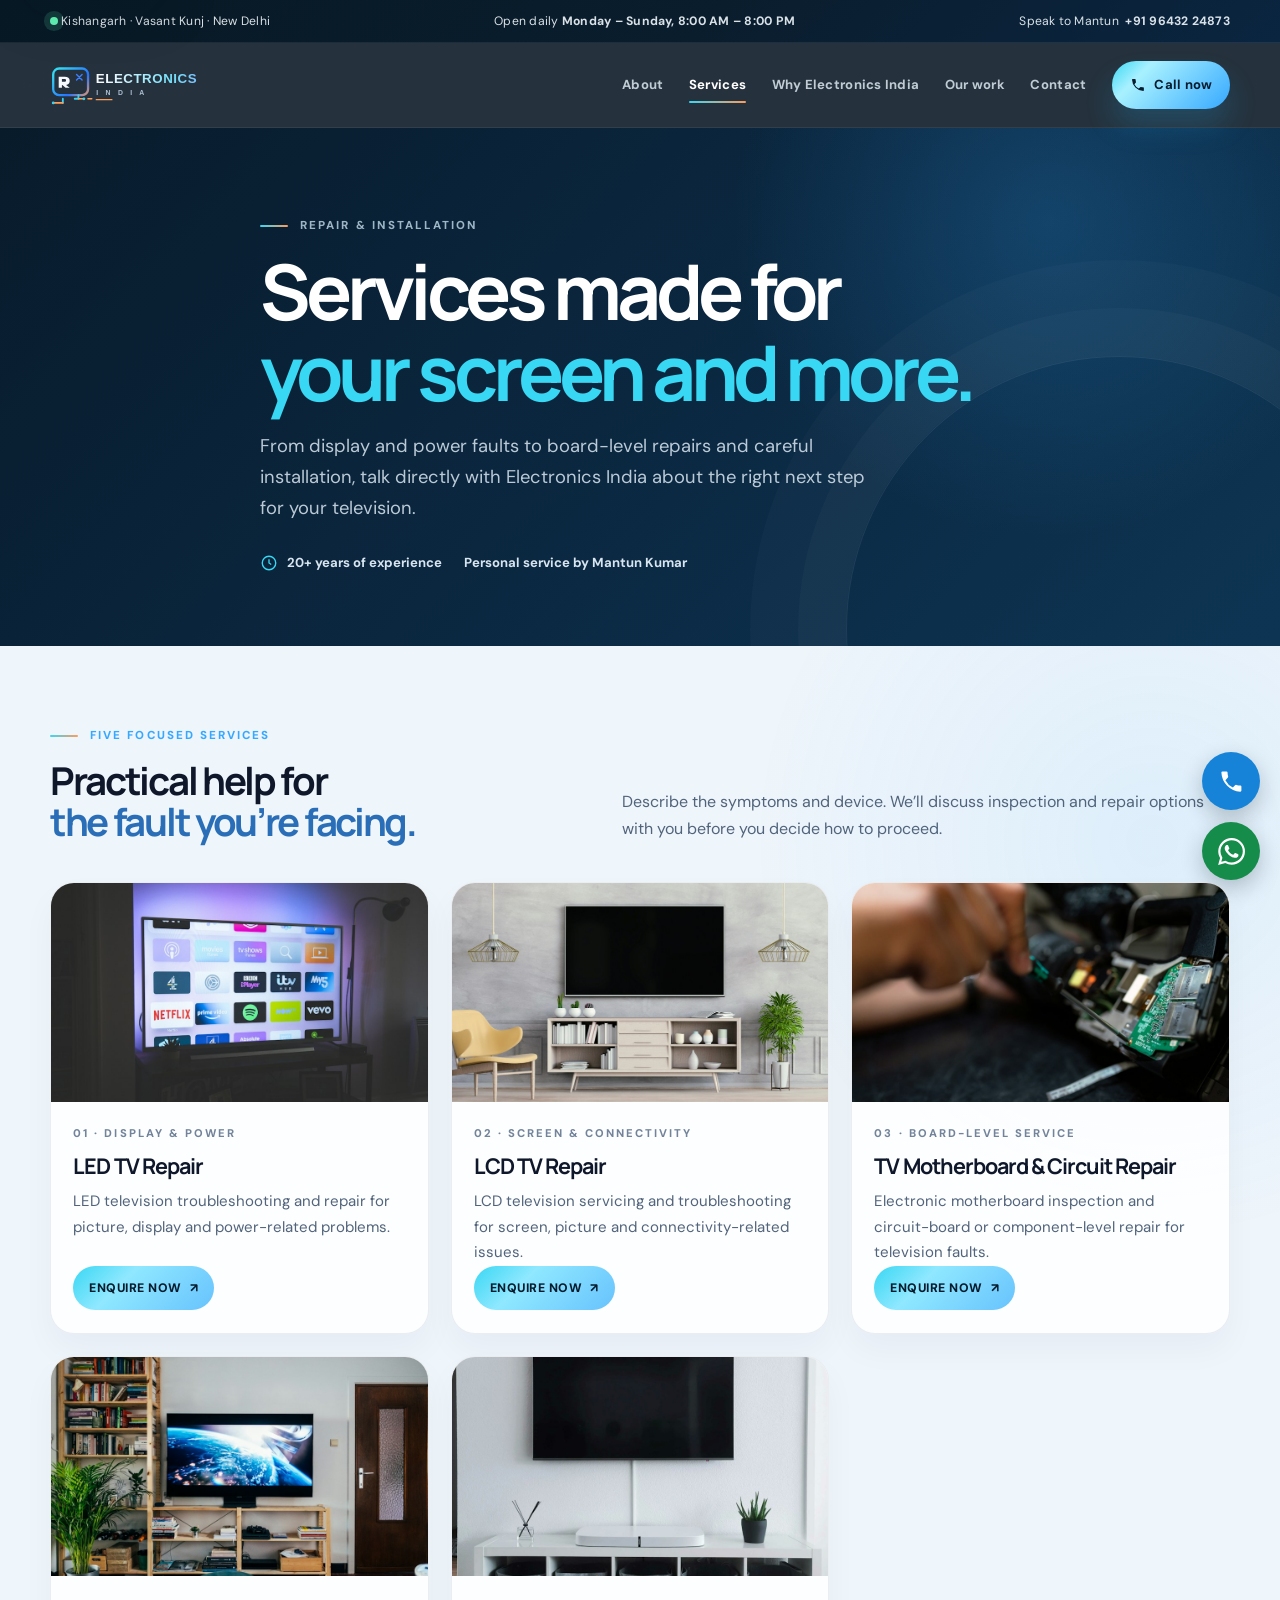
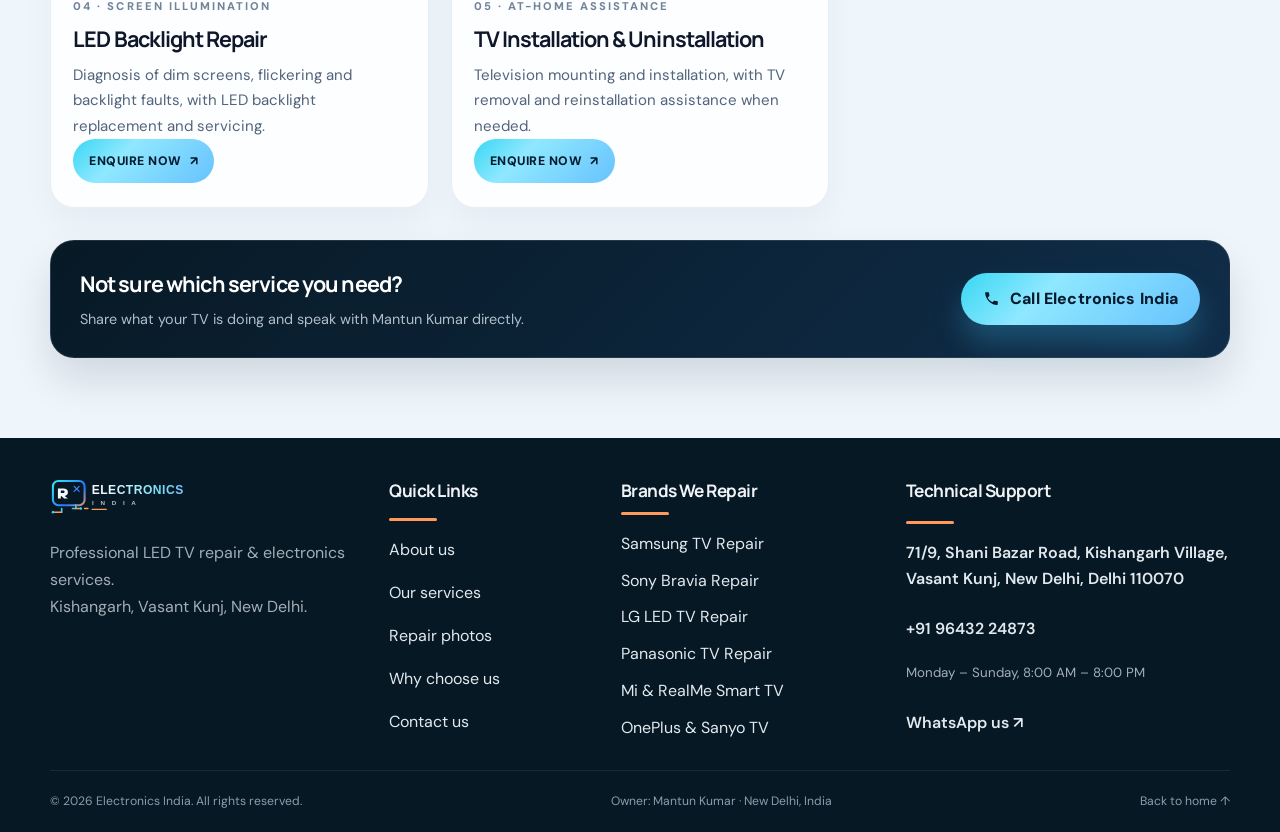
<file: services.html>
<!doctype html>
<html lang="en-IN">
<head>
  <meta charset="utf-8">
  <meta name="viewport" content="width=device-width, initial-scale=1">
  <meta name="theme-color" content="#07172c">
  <meta name="description" content="Explore LED and LCD TV repair, motherboard and circuit repair, backlight servicing, and TV installation from Electronics India in Kishangarh, Vasant Kunj, New Delhi.">
  <meta name="robots" content="index, follow">
  <meta property="og:type" content="website">
  <meta property="og:title" content="TV Repair Services | Electronics India, Vasant Kunj">
  <meta property="og:description" content="Professional LED and LCD TV repair, board repair, backlight servicing and TV installation. Call Electronics India at +91 96432 24873.">
  <meta property="og:image" content="images/service-led-tv.jpg">
  <link rel="canonical" href="https://electronics-india.example/services.html">
  <link rel="icon" href="images/favicon.svg" type="image/svg+xml">
  <link rel="preconnect" href="https://fonts.googleapis.com">
  <link rel="preconnect" href="https://fonts.gstatic.com" crossorigin>
  <link href="https://fonts.googleapis.com/css2?family=DM+Sans:wght@400;500;600;700&family=Manrope:wght@400;500;600;700;800&display=swap" rel="stylesheet">
  <link rel="stylesheet" href="css/style.css">
  <title>TV Repair Services | Electronics India, Vasant Kunj</title>
  <script src="js/script.js" defer></script>
</head>
<body>
  <a class="skip-link" href="#main">Skip to content</a>
  <div class="topline" id="page-top">
    <div class="container topline__inner">
      <span><i class="status-dot" aria-hidden="true"></i> Kishangarh · Vasant Kunj · New Delhi</span>
      <span>Open daily <b>Monday – Sunday, 8:00 AM – 8:00 PM</b></span>
      <a href="tel:+919643224873" aria-label="Call Electronics India at +91 96432 24873">Speak to Mantun <b>+91 96432 24873</b></a>
    </div>
  </div>
  <header class="header" id="top">
    <div class="container header__inner">
      <a class="brand" href="index.html#top" aria-label="Electronics India home">
        <img src="images/logo.svg" width="224" height="48" alt="Electronics India">
      </a>
      <button class="menu-button" type="button" aria-expanded="false" aria-controls="primary-nav" aria-label="Open menu">
        <span></span><span></span>
      </button>
      <nav class="nav" id="primary-nav" aria-label="Main navigation">
        <a href="index.html#about">About</a>
        <a href="services.html" aria-current="page">Services</a>
        <a href="index.html#why-us">Why Electronics India</a>
        <a href="index.html#gallery">Our work</a>
        <a href="index.html#contact">Contact</a>
        <a class="nav__call" href="tel:+919643224873"><svg viewBox="0 0 24 24" aria-hidden="true"><path d="M6.6 10.8a15 15 0 0 0 6.6 6.6l2.2-2.2a1 1 0 0 1 1-.2 11 11 0 0 0 3.4.5 1 1 0 0 1 1 1V20a1 1 0 0 1-1 1A17.8 17.8 0 0 1 3 4a1 1 0 0 1 1-1h3.5a1 1 0 0 1 1 1 11 11 0 0 0 .5 3.4 1 1 0 0 1-.2 1z"/></svg> Call now</a>
      </nav>
    </div>
  </header>

  <main id="main">
    <section class="services-page__hero" aria-labelledby="services-title">
      <div class="container services-page__hero-inner">
        <p class="eyebrow eyebrow--light"><span></span> Repair &amp; installation</p>
        <h1 id="services-title">Services made for<br><span>your screen and more.</span></h1>
        <p class="services-page__hero-copy">From display and power faults to board-level repairs and careful installation, talk directly with Electronics India about the right next step for your television.</p>
        <div class="services-page__hero-meta">
          <span><svg viewBox="0 0 24 24" aria-hidden="true"><circle cx="12" cy="12" r="9"/><path d="M12 7v5l3 2"/></svg>20+ years of experience</span>
          <span>Personal service by Mantun Kumar</span>
        </div>
      </div>
    </section>

    <section class="services-page" aria-label="Electronics India services">
      <div class="container services-page__content">
        <div class="section-heading reveal">
          <div><p class="eyebrow"><span></span> Five focused services</p><h2>Practical help for<br><span>the fault you’re facing.</span></h2></div>
          <p class="section-copy">Describe the symptoms and device. We’ll discuss inspection and repair options with you before you decide how to proceed.</p>
        </div>
        <div class="service-grid service-detail-grid">
          <article class="service-card service-detail-card reveal" id="led-tv-repair">
            <div class="service-detail-card__image"><img src="images/service-led-tv.jpg" alt="LED television in a home setting" width="900" height="620" loading="lazy"></div>
            <div class="service-detail-card__content">
              <span class="service-card__number">01 · DISPLAY &amp; POWER</span>
              <h2>LED TV Repair</h2>
              <p>LED television troubleshooting and repair for picture, display and power-related problems.</p>
              <a href="https://wa.me/919643224873?text=Hello%20Electronics%20India%2C%20I%20would%20like%20to%20enquire%20about%20LED%20TV%20Repair." target="_blank" rel="noopener noreferrer" aria-label="Enquire now about LED TV Repair">Enquire Now <span aria-hidden="true">↗</span></a>
            </div>
          </article>
          <article class="service-card service-detail-card reveal" id="lcd-tv-repair">
            <div class="service-detail-card__image"><img src="images/service-lcd-tv.jpg" alt="Modern flat-screen television mounted in a living room" width="900" height="620" loading="lazy"></div>
            <div class="service-detail-card__content">
              <span class="service-card__number">02 · SCREEN &amp; CONNECTIVITY</span>
              <h2>LCD TV Repair</h2>
              <p>LCD television servicing and troubleshooting for screen, picture and connectivity-related issues.</p>
              <a href="https://wa.me/919643224873?text=Hello%20Electronics%20India%2C%20I%20would%20like%20to%20enquire%20about%20LCD%20TV%20Repair." target="_blank" rel="noopener noreferrer" aria-label="Enquire now about LCD TV Repair">Enquire Now <span aria-hidden="true">↗</span></a>
            </div>
          </article>
          <article class="service-card service-detail-card reveal" id="motherboard-repair">
            <div class="service-detail-card__image"><img src="images/service-motherboard.jpg" alt="Technician using a tool to inspect and repair an electronic circuit board" width="900" height="620" loading="lazy"></div>
            <div class="service-detail-card__content">
              <span class="service-card__number">03 · BOARD-LEVEL SERVICE</span>
              <h2>TV Motherboard &amp; Circuit Repair</h2>
              <p>Electronic motherboard inspection and circuit-board or component-level repair for television faults.</p>
              <a href="https://wa.me/919643224873?text=Hello%20Electronics%20India%2C%20I%20would%20like%20to%20enquire%20about%20TV%20Motherboard%20%26%20Circuit%20Repair." target="_blank" rel="noopener noreferrer" aria-label="Enquire now about TV Motherboard and Circuit Repair">Enquire Now <span aria-hidden="true">↗</span></a>
            </div>
          </article>
          <article class="service-card service-detail-card reveal" id="backlight-repair">
            <div class="service-detail-card__image"><img src="images/service-backlight.jpg" alt="Television screen showing a bright image in a dim room" width="900" height="620" loading="lazy"></div>
            <div class="service-detail-card__content">
              <span class="service-card__number">04 · SCREEN ILLUMINATION</span>
              <h2>LED Backlight Repair</h2>
              <p>Diagnosis of dim screens, flickering and backlight faults, with LED backlight replacement and servicing.</p>
              <a href="https://wa.me/919643224873?text=Hello%20Electronics%20India%2C%20I%20would%20like%20to%20enquire%20about%20LED%20Backlight%20Repair." target="_blank" rel="noopener noreferrer" aria-label="Enquire now about LED Backlight Repair">Enquire Now <span aria-hidden="true">↗</span></a>
            </div>
          </article>
          <article class="service-card service-detail-card reveal" id="installation">
            <div class="service-detail-card__image"><img src="images/service-installation.jpg" alt="Flat-screen television mounted neatly on a wall" width="900" height="620" loading="lazy"></div>
            <div class="service-detail-card__content">
              <span class="service-card__number">05 · AT-HOME ASSISTANCE</span>
              <h2>TV Installation &amp; Uninstallation</h2>
              <p>Television mounting and installation, with TV removal and reinstallation assistance when needed.</p>
              <a href="https://wa.me/919643224873?text=Hello%20Electronics%20India%2C%20I%20would%20like%20to%20enquire%20about%20TV%20Installation%20%26%20Uninstallation." target="_blank" rel="noopener noreferrer" aria-label="Enquire now about TV Installation and Uninstallation">Enquire Now <span aria-hidden="true">↗</span></a>
            </div>
          </article>
        </div>
        <aside class="services-page__contact reveal">
          <div><h2>Not sure which service you need?</h2><p>Share what your TV is doing and speak with Mantun Kumar directly.</p></div>
          <a class="button button--accent" href="tel:+919643224873"><svg viewBox="0 0 24 24" aria-hidden="true"><path d="M6.6 10.8a15 15 0 0 0 6.6 6.6l2.2-2.2a1 1 0 0 1 1-.2 11 11 0 0 0 3.4.5 1 1 0 0 1 1 1V20a1 1 0 0 1-1 1A17.8 17.8 0 0 1 3 4a1 1 0 0 1 1-1h3.5a1 1 0 0 1 1 1 11 11 0 0 0 .5 3.4 1 1 0 0 1-.2 1z"/></svg> Call Electronics India</a>
        </aside>
      </div>
    </section>
  </main>

  <footer class="footer">
    <div class="container footer__main">
      <div class="footer__brand"><a class="brand brand--footer" href="index.html#top" aria-label="Electronics India home"><img src="images/logo.svg" width="224" height="48" alt="Electronics India"></a><p>Professional LED TV repair &amp; electronics services.<br>Kishangarh, Vasant Kunj, New Delhi.</p></div>
      <nav class="footer__links" aria-label="Quick links"><span>Quick Links</span><a href="index.html#about">About us</a><a href="index.html#services">Our services</a><a href="index.html#gallery">Repair photos</a><a href="index.html#why-us">Why choose us</a><a href="index.html#contact">Contact us</a></nav>
      <nav class="footer__links footer__services" aria-label="Brands we repair"><span>Brands We Repair</span><a href="services.html#led-tv-repair">Samsung TV Repair</a><a href="services.html#led-tv-repair">Sony Bravia Repair</a><a href="services.html#led-tv-repair">LG LED TV Repair</a><a href="services.html#led-tv-repair">Panasonic TV Repair</a><a href="services.html#led-tv-repair">Mi &amp; RealMe Smart TV</a><a href="services.html#led-tv-repair">OnePlus &amp; Sanyo TV</a></nav>
      <div class="footer__contact"><span>Technical Support</span><a class="footer__address" href="https://www.google.com/maps/search/?api=1&amp;query=71%2F9%2C%20Shani%20Bazar%20Road%2C%20Kishangarh%20Village%2C%20Vasant%20Kunj%2C%20New%20Delhi%2C%20Delhi%20110070" target="_blank" rel="noopener noreferrer">71/9, Shani Bazar Road, Kishangarh Village, Vasant Kunj, New Delhi, Delhi 110070</a><a class="footer__phone" href="tel:+919643224873">+91 96432 24873</a><small>Monday – Sunday, 8:00 AM – 8:00 PM</small><a class="footer__whatsapp" href="https://wa.me/919643224873?text=Hello%20Electronics%20India%2C%20I%20need%20help%20with%20an%20electronics%20repair." target="_blank" rel="noopener noreferrer">WhatsApp us ↗</a></div>
    </div>
    <div class="container footer__bottom"><span>© <span id="current-year">2026</span> Electronics India. All rights reserved.</span><span>Owner: Mantun Kumar · New Delhi, India</span><a href="index.html#top">Back to home ↑</a></div>
  </footer>

  <div class="floating-contact" role="group" aria-label="Quick contact">
    <a class="floating-contact__button floating-contact__button--call" href="tel:+919643224873" aria-label="Call Electronics India at +91 96432 24873" title="Call Electronics India">
      <svg viewBox="0 0 24 24" aria-hidden="true"><path d="M6.6 10.8a15 15 0 0 0 6.6 6.6l2.2-2.2a1 1 0 0 1 1-.2 11 11 0 0 0 3.4.5 1 1 0 0 1 1 1V20a1 1 0 0 1-1 1A17.8 17.8 0 0 1 3 4a1 1 0 0 1 1-1h3.5a1 1 0 0 1 1 1 11 11 0 0 0 .5 3.4 1 1 0 0 1-.2 1z"/></svg>
      <span class="floating-contact__button-label">Call now</span>
    </a>
    <a class="floating-contact__top" href="#page-top" aria-label="Back to top" title="Back to top"><svg viewBox="0 0 24 24" aria-hidden="true"><path d="m5 15 7-7 7 7"/></svg></a>
    <a class="floating-contact__button floating-contact__button--whatsapp" href="https://wa.me/919643224873" target="_blank" rel="noopener noreferrer" aria-label="Chat with Electronics India on WhatsApp" title="Chat on WhatsApp">
      <svg viewBox="0 0 24 24" aria-hidden="true"><path d="M20.52 3.48A11.82 11.82 0 0 0 12.1 0C5.56 0 .23 5.32.23 11.86c0 2.09.55 4.13 1.6 5.93L.13 24l6.37-1.67a11.88 11.88 0 0 0 5.6 1.42h.01c6.54 0 11.86-5.32 11.87-11.86a11.8 11.8 0 0 0-3.46-8.41ZM12.1 21.74a9.9 9.9 0 0 1-5.04-1.38l-.36-.21-3.78.99 1.01-3.68-.24-.38a9.85 9.85 0 0 1-1.51-5.22c0-5.47 4.45-9.92 9.93-9.92a9.86 9.86 0 0 1 7.02 2.91 9.86 9.86 0 0 1 2.9 7.03c0 5.48-4.45 9.93-9.93 9.93Zm5.45-7.43c-.3-.15-1.77-.87-2.04-.97-.28-.1-.48-.15-.68.15-.2.3-.78.97-.96 1.17-.18.2-.35.22-.65.07-.3-.15-1.27-.47-2.42-1.5-.9-.8-1.5-1.78-1.68-2.08-.18-.3-.02-.46.13-.61.13-.13.3-.35.45-.53.15-.18.2-.3.3-.5.1-.2.05-.38-.03-.53-.07-.15-.67-1.62-.92-2.22-.24-.58-.49-.5-.67-.51h-.57c-.2 0-.53.07-.8.38-.28.3-1.06 1.03-1.06 2.5 0 1.48 1.08 2.9 1.23 3.1.15.2 2.13 3.25 5.16 4.56.72.31 1.28.5 1.72.64.73.23 1.4.2 1.92.12.59-.09 1.77-.73 2.02-1.43.25-.7.25-1.3.18-1.43-.08-.13-.28-.2-.58-.35Z"/></svg>
      <span class="floating-contact__button-label">WhatsApp</span>
    </a>
  </div>
</body>
</html>
</file>
<file: css/style.css>
:root {
  --bg: #eef5fb;
  --bg-strong: #dfeaf7;
  --paper: #f8fbff;
  --panel: #ffffff;
  --surface: #0b1d2d;
  --surface-2: #10263d;
  --ink: #0f172a;
  --muted: #52647b;
  --line: rgba(14, 37, 58, 0.12);
  --cyan: #38d7f3;
  --sky: #35a8ff;
  --royal: #2670ff;
  --orange: #ff9b5a;
  --orange-soft: #ffba8a;
  --shadow: 0 22px 60px rgba(9, 21, 33, 0.14);
  --radius-xl: 32px;
  --radius-lg: 24px;
  --radius-md: 16px;
  --radius-sm: 12px;
}

* { box-sizing: border-box; }
html { scroll-behavior: smooth; scroll-padding-top: 90px; overflow-x: clip; }
body {
  margin: 0;
  font-family: "DM Sans", "Segoe UI", sans-serif;
  color: var(--ink);
  background: var(--bg);
  line-height: 1.7;
  -webkit-font-smoothing: antialiased;
  text-rendering: optimizeLegibility;
}
body.menu-open { overflow: hidden; }
img { display: block; max-width: 100%; height: auto; }
#nl-badge-frame { display: none !important; }
a { color: inherit; text-decoration: none; }
button, input, select, textarea { font: inherit; }
button { cursor: pointer; }
svg { display: block; }

.container { width: min(1180px, calc(100% - 42px)); margin: 0 auto; }

.skip-link {
  position: fixed; inset: 14px auto auto 14px; z-index: 50;
  padding: .8rem 1.1rem; border-radius: 999px; background: var(--panel); color: var(--surface);
  box-shadow: var(--shadow); transform: translateY(-150%); font-weight: 700;
}
.skip-link:focus { transform: translateY(0); }

.topline {
  background: linear-gradient(135deg, #071924 0%, #0a1d2d 55%, #0a2540 100%);
  color: rgba(241, 247, 252, 0.9);
  border-bottom: 1px solid rgba(255,255,255,0.08);
  font-size: 0.76rem; letter-spacing: 0.02em;
}
.topline__inner {
  min-height: 42px; display: flex; align-items: center; justify-content: space-between; gap: 1rem; flex-wrap: wrap;
}
.topline__inner span, .topline__inner a { white-space: nowrap; }
.topline__inner a { display: inline-flex; align-items: center; gap: .4rem; }
.status-dot {
  display: inline-block; width: 8px; height: 8px; border-radius: 50%; background: #61f5b3; box-shadow: 0 0 0 6px rgba(97,245,179,0.15);
}

.header {
  position: sticky; top: 0; z-index: 40;
  background: rgba(10, 23, 35, 0.88);
  backdrop-filter: blur(18px);
  border-bottom: 1px solid rgba(255,255,255,0.06);
}
.header__inner {
  min-height: 84px; display: flex; align-items: center; justify-content: space-between; gap: 2rem;
}
.brand { display: inline-flex; align-items: center; }
.brand img { width: 220px; height: auto; }
.brand--footer img { width: 200px; }
.nav {
  display: flex; align-items: center; gap: 1.6rem; color: rgba(227,238,248,0.82); font-size: 0.82rem; font-weight: 700; letter-spacing: 0.02em;
}
.nav a { position: relative; transition: color .2s ease; }
.nav a:hover, .nav a:focus-visible { color: white; }
.nav a[aria-current="page"] { color: white; }
.nav a::after {
  content: ""; position: absolute; left: 0; bottom: -0.45rem; width: 0; height: 2px; border-radius: 999px; background: linear-gradient(90deg, var(--cyan), var(--orange));
  transition: width .2s ease;
}
.nav a:hover::after, .nav a:focus-visible::after { width: 100%; }
.nav a[aria-current="page"]::after { width: 100%; }
.nav__call {
  display: inline-flex; align-items: center; gap: .55rem; padding: .8rem 1.1rem; border-radius: 999px; background: linear-gradient(135deg, var(--cyan), #a8f1ff 25%, var(--sky) 100%); color: #071c2d; box-shadow: 0 18px 28px rgba(29, 154, 219, 0.22);
}
.nav__call svg { width: 16px; height: 16px; fill: currentColor; }

.menu-button {
  display: none; position: relative; width: 46px; height: 46px; border: 1px solid rgba(255,255,255,0.18); border-radius: 12px; background: rgba(255,255,255,0.03); padding: 0; z-index: 3;
}
.menu-button span { position: absolute; left: 13px; width: 20px; height: 2px; border-radius: 2px; background: white; }
.menu-button span:first-child { top: 16px; }
.menu-button span:last-child { top: 24px; }

.hero {
  position: relative; overflow: hidden; padding-top: 3.2rem; background:
    radial-gradient(circle at 82% 15%, rgba(53,168,255,0.18), transparent 26%),
    radial-gradient(circle at 10% 15%, rgba(56,215,243,0.16), transparent 32%),
    linear-gradient(135deg, #081b2b 0%, #082239 36%, #0d3050 100%);
}
.hero__grain {
  position: absolute; inset: 0; pointer-events: none; opacity: .14;
  background-image: linear-gradient(rgba(255,255,255,0.05) 1px, transparent 1px), linear-gradient(90deg, rgba(255,255,255,0.04) 1px, transparent 1px);
  background-size: 32px 32px; mask-image: radial-gradient(circle at center, black 52%, transparent 95%);
}
.hero__layout {
  position: relative; display: grid; grid-template-columns: minmax(0, 1.08fr) minmax(0, 0.92fr); align-items: center; gap: 2.2rem; padding: 4.5rem 0 2rem;
}
.hero__copy { position: relative; z-index: 1; }
.eyebrow {
  display: inline-flex; align-items: center; gap: .75rem; margin: 0 0 1.2rem; font-size: .72rem; line-height: 1; text-transform: uppercase; letter-spacing: .18em; font-weight: 800; color: var(--sky);
}
.eyebrow span { display: inline-block; width: 28px; height: 2px; background: linear-gradient(90deg, var(--cyan), var(--orange)); border-radius: 999px; }
.eyebrow--light { color: rgba(195,219,232,0.8); }
.hero__brand-top,
.hero__brand-bottom {
  display: block; font-family: "Manrope", "Segoe UI", sans-serif; font-weight: 800; line-height: 0.92; letter-spacing: -0.07em;
  text-transform: uppercase;
}
.hero__brand-top {
  font-size: clamp(2.8rem, 5vw, 6rem); color: rgba(255,255,255,0.94);
}
.hero__brand-bottom {
  font-size: clamp(3.2rem, 6vw, 7rem); color: #5fe6ff; background: linear-gradient(90deg, #d5f8ff 0%, #57d9f8 20%, #52a7ff 51%, #f7b997 100%); -webkit-background-clip: text; background-clip: text; color: transparent;
}
.hero__period { color: var(--orange); }
.hero__service {
  margin: 1.4rem 0 1rem; color: rgba(233,245,255,0.9); font-size: clamp(1.15rem, 1.8vw, 1.7rem); font-weight: 700; letter-spacing: -0.04em; line-height: 1.35;
}
.hero__promise {
  max-width: 34rem; margin: 0; color: rgba(223,236,247,0.82); font-size: 1.02rem; line-height: 1.8;
}
.hero__promise strong { color: white; letter-spacing: 0.02em; }
.hero__actions {
  display: flex; align-items: center; flex-wrap: wrap; gap: 1rem; margin: 2rem 0 1.2rem;
}
.button {
  display: inline-flex; align-items: center; justify-content: center; gap: .65rem; min-height: 52px; padding: 0 1.35rem; border-radius: 999px; font-weight: 800; letter-spacing: .01em; transition: transform .2s ease, box-shadow .2s ease, border-color .2s ease;
}
.button:hover, .button:focus-visible { transform: translateY(-2px); }
.button svg { width: 17px; height: 17px; fill: currentColor; }
.button--accent {
  background: linear-gradient(135deg, var(--cyan), #8fe8ff 35%, #67c2fd 100%); color: #041b2d; box-shadow: 0 18px 28px rgba(57,168,220,0.3);
}
.button--glass {
  background: rgba(255,255,255,0.08); color: white; border: 1px solid rgba(255,255,255,0.18); backdrop-filter: blur(10px);
}
.hero__address {
  display: inline-flex; align-items: center; gap: .65rem; margin: 0; padding: .9rem 1rem; border-radius: 999px; background: rgba(6, 22, 35, 0.35); border: 1px solid rgba(255,255,255,0.08); color: rgba(226,238,248,0.9); font-size: .82rem; font-weight: 600;
}
.hero__address svg { width: 18px; height: 18px; fill: none; stroke: var(--cyan); stroke-width: 1.8; }
.hero__visual {
  position: relative; display: grid; place-items: end; padding: 1rem 1.5rem 0 0;
}
.photo-frame {
  position: relative; overflow: hidden; border-radius: 28px; background: #0d1c2c; box-shadow: var(--shadow);
}
.hero__photo {
  width: min(100%, 570px); aspect-ratio: 1.1 / 1; border: 1px solid rgba(199, 228, 244, 0.18); box-shadow: 0 28px 60px rgba(5,20,32,0.28);
}
.hero__photo img { width: 100%; height: 100%; object-fit: cover; }
.photo-frame__shade {
  position: absolute; inset: 0; background: linear-gradient(180deg, rgba(5,15,22,0.05) 0%, rgba(5,15,22,0.16) 100%);
}
.hero__photo-label {
  position: absolute; left: 1rem; top: 1rem; z-index: 2; display: inline-flex; align-items: center; gap: .5rem; padding: .5rem .8rem; border-radius: 999px; background: rgba(7,22,35,0.35); border: 1px solid rgba(255,255,255,0.16); color: rgba(255,255,255,0.9); font-size: .64rem; font-weight: 700; letter-spacing: .12em; text-transform: uppercase;
}
.hero__photo-label i { display: inline-block; width: 7px; height: 7px; border-radius: 50%; background: var(--orange); box-shadow: 0 0 0 5px rgba(255,155,90,0.2); }
.hero__photo-inset {
  position: absolute; right: 0; bottom: -1.6rem; width: 220px; border-radius: 18px; border: 3px solid rgba(255,255,255,0.55); transform: rotate(8deg);
}
.hero__photo-inset img { width: 100%; height: 100%; object-fit: cover; }
.hero__years {
  position: absolute; left: -1.1rem; bottom: 1.8rem; z-index: 2; display: inline-flex; align-items: center; gap: .8rem; padding: .9rem 1.2rem; border-radius: 18px; background: rgba(10, 25, 37, 0.9); border: 1px solid rgba(255,255,255,0.08); box-shadow: var(--shadow); color: rgba(236,244,250,0.92);
}
.hero__years-number {
  display: inline-flex; align-items: baseline; gap: .15rem; font-family: "Manrope", sans-serif; font-size: 2.1rem; line-height: 1; font-weight: 800; letter-spacing: -0.06em; color: var(--cyan);
}
.hero__years-number span { color: var(--orange); }
.hero__years span:last-child { font-size: .72rem; line-height: 1.35; text-transform: uppercase; letter-spacing: .08em; }
.hero__spark {
  position: absolute; font-size: 1.3rem; color: var(--orange); text-shadow: 0 0 22px rgba(255,155,90,0.8);
}
.hero__spark--one { left: 10%; top: 8%; }
.hero__spark--two { right: 14%; bottom: 8%; }
.hero__bottom {
  position: relative; z-index: 1; display: flex; align-items: center; justify-content: space-between; gap: 1rem; flex-wrap: wrap; padding: 1.2rem 0 1.75rem; color: rgba(192,214,228,0.9); font-size: .68rem; font-weight: 800; letter-spacing: .18em; text-transform: uppercase;
}
.hero__bottom span { white-space: nowrap; }

.trust-strip {
  background: #edf4fb; border-bottom: 1px solid rgba(7, 29, 42, 0.08);
}
.trust-strip__inner {
  display: grid; grid-template-columns: repeat(4, minmax(0, 1fr)); gap: 1rem; align-items: center; padding: 1.1rem 0; 
}
.trust-strip__inner p,
.trust-strip__phone {
  display: flex; align-items: center; gap: .85rem; margin: 0; padding: .8rem .9rem; border-radius: 18px; background: rgba(255,255,255,0.7); border: 1px solid rgba(18,48,74,0.06);
}
.trust-strip__icon {
  display: inline-grid; place-items: center; width: 40px; height: 40px; border-radius: 12px; background: linear-gradient(135deg, rgba(56,215,243,0.18), rgba(38,112,255,0.12)); color: var(--surface); font-size: .72rem; font-weight: 800;
}
.trust-strip__inner strong { display: block; color: var(--ink); font-size: .84rem; }
.trust-strip__inner small { display: block; color: var(--muted); font-size: .69rem; }
.trust-strip__phone { justify-content: space-between; color: var(--ink); }
.trust-strip__phone span { color: var(--muted); font-size: .7rem; letter-spacing: .08em; text-transform: uppercase; }
.trust-strip__phone strong { display: inline-flex; align-items: center; gap: .35rem; font-size: .82rem; }

.section { padding: 6.3rem 0; }
.section--soft { background: linear-gradient(180deg, rgba(255,255,255,0.68), rgba(232,240,248,0.68)); }
.section-heading {
  display: flex; align-items: end; justify-content: space-between; gap: 1.5rem; margin-bottom: 2.5rem;
}
.section-heading h2, .about__content h2, .why__intro h2, .contact__copy h2 { margin: 0; font-family: "Manrope", sans-serif; letter-spacing: -0.06em; line-height: 1.06; color: var(--ink); }
.section-heading h2, .about__content h2, .why__intro h2, .contact__copy h2 { font-size: clamp(2.2rem, 3vw, 3.2rem); }
.section-heading h2 span, .about__content h2 span, .why__intro h2 span { color: #2a6eb7; }
.section-copy { margin: 0; max-width: 38rem; color: var(--muted); font-size: 1rem; }

.about__grid {
  display: grid; grid-template-columns: minmax(0, .92fr) minmax(0, 1.08fr); gap: 3rem; align-items: center;
}
.about__portrait-wrap { position: relative; }
.about__portrait {
  width: min(100%, 470px); aspect-ratio: .85; border-radius: 32px; background: #dfeef8; border: 1px solid rgba(10,28,41,0.1); box-shadow: 0 28px 46px rgba(7, 25, 36, 0.12);
}
.about__portrait img { width: 100%; height: 100%; object-fit: cover; }
.about__caption {
  position: absolute; right: 1.2rem; bottom: 1.1rem; display: grid; gap: .3rem; max-width: 240px; padding: 1rem 1.05rem; border-radius: 18px; background: rgba(255,255,255,0.95); box-shadow: var(--shadow); border: 1px solid rgba(11,28,42,0.06);
}
.about__caption span, .about__caption small { color: var(--muted); font-size: .62rem; letter-spacing: .12em; text-transform: uppercase; }
.about__caption strong { font-family: "Manrope"; font-size: 1.15rem; letter-spacing: -0.04em; }
.about__seal {
  position: absolute; left: -1.2rem; top: 2.2rem; display: grid; place-items: center; width: 120px; height: 120px; border-radius: 50%; background: linear-gradient(135deg, rgba(56,215,243,0.18), rgba(38,112,255,0.05)); border: 1px solid rgba(20,84,126,0.15); color: var(--surface-2); box-shadow: var(--shadow);
}
.about__seal span { font-size: .72rem; text-align: center; font-weight: 900; letter-spacing: .12em; line-height: 1.3; }
.about__seal b { position: absolute; right: 26px; bottom: 20px; font-size: 1.3rem; color: var(--orange); }
.about__content p + p { margin-top: 1rem; }
.about__grid > *, .why__grid > *, .contact__grid > *, .footer__main > *, .service-grid > *, .gallery-grid > * { min-width: 0; }
.about__contact-actions {
  display: flex;
  justify-content: center;
  flex-wrap: wrap;
  gap: .8rem;
  margin-top: 1.5rem;
}
.about__contact-button {
  display: inline-flex;
  min-width: 160px;
  min-height: 48px;
  align-items: center;
  justify-content: center;
  gap: .6rem;
  padding: .65rem 1.1rem;
  border: 1px solid transparent;
  border-radius: 999px;
  color: white;
  font-size: .88rem;
  font-weight: 800;
  box-shadow: 0 12px 24px rgba(9, 21, 33, 0.12);
  transition: transform .2s ease, box-shadow .2s ease, filter .2s ease;
}
.about__contact-button:hover, .about__contact-button:focus-visible {
  transform: translateY(-2px);
  box-shadow: 0 16px 28px rgba(9, 21, 33, 0.18);
  filter: brightness(1.05);
}
.about__contact-button:focus-visible { outline: 3px solid var(--sky); outline-offset: 3px; }
.about__contact-button svg { width: 20px; height: 20px; fill: currentColor; }
.about__contact-button--whatsapp { background: #168c4a; }
.about__contact-button--call { background: linear-gradient(135deg, #1d5ebc, #2670ff); }
.inline-link {
  display: inline-flex; align-items: center; gap: .5rem; margin-top: 1.4rem; color: var(--surface-2); font-weight: 800;
}
.about__signature {
  display: flex; align-items: center; gap: 1rem; margin-top: 2.2rem; padding-top: 1.7rem; border-top: 1px solid var(--line);
}
.signature-mark {
  display: inline-grid; place-items: center; width: 52px; height: 52px; border-radius: 14px; background: linear-gradient(135deg, rgba(56,215,243,0.18), rgba(68,136,255,0.18)); font-family: "Manrope"; font-weight: 800; color: var(--surface);
}
.about__signature span:last-child { display: grid; }
.about__signature strong { font-size: .93rem; }
.about__signature small { color: var(--muted); font-size: .7rem; letter-spacing: .08em; text-transform: uppercase; }

.service-grid {
  display: grid; grid-template-columns: repeat(3, minmax(0, 1fr)); gap: 1.35rem;
}
.service-card {
  position: relative; overflow: hidden; min-height: 290px; padding: 1.4rem 1.4rem 1.25rem; border-radius: var(--radius-lg); background: rgba(255,255,255,0.84); border: 1px solid rgba(18,48,74,0.08); box-shadow: 0 16px 32px rgba(15, 38, 54, 0.04); transition: transform .25s ease, box-shadow .25s ease, border-color .25s ease;
}
.service-card:hover { transform: translateY(-4px); box-shadow: 0 28px 38px rgba(15, 38, 54, 0.08); border-color: rgba(38,112,255,0.18); }
.service-card__top { display: flex; align-items: center; justify-content: space-between; gap: .8rem; }
.service-card__number {
  font-size: .7rem; font-weight: 800; letter-spacing: .18em; text-transform: uppercase; color: #72839a;
}
.service-card__icon {
  display: grid; place-items: center; width: 52px; height: 52px; border-radius: 16px; background: linear-gradient(135deg, rgba(56,215,243,0.18), rgba(38,112,255,0.12)); color: #0d2d4b;
}
.service-card__icon svg { width: 24px; height: 24px; stroke: currentColor; stroke-width: 1.8; fill: none; stroke-linecap: round; stroke-linejoin: round; }
.service-card h3 {
  margin: 1.25rem 0 .7rem; font-family: "Manrope"; letter-spacing: -0.05em; font-size: 1.45rem; line-height: 1.2; color: var(--ink);
}
.service-card p { margin: 0; color: var(--muted); font-size: .96rem; }
.service-card a {
  display: inline-flex; align-items: center; gap: .5rem; margin-top: 1.2rem; color: #124a78; font-weight: 800; font-size: .82rem; letter-spacing: .04em; text-transform: uppercase;
}
.service-card--dark {
  background: linear-gradient(135deg, #071925 0%, #0b2340 42%, #102d49 100%); color: white; border-color: rgba(127,198,255,0.18); box-shadow: 0 30px 40px rgba(8, 18, 30, 0.2);
}
.service-card--dark .service-card__kicker { margin: 0; color: rgba(154,209,255,0.82); font-size: .7rem; letter-spacing: .18em; text-transform: uppercase; font-weight: 800; }
.service-card--dark h3 { color: white; margin-top: .8rem; }
.service-card--dark p { color: rgba(224,236,246,0.82); }
.service-card--dark a { color: #dffaff; }
.service-card__halo {
  position: absolute; right: -2.8rem; top: -2.4rem; width: 195px; height: 195px; border-radius: 50%; background: radial-gradient(circle, rgba(56,215,243,0.23), rgba(56,215,243,0) 70%);
}

.services-page {
  min-height: 60vh;
  padding-bottom: 5rem;
  background:
    radial-gradient(circle at 90% 14%, rgba(53,168,255,0.09), transparent 25rem),
    var(--bg);
}
.services-page__hero {
  position: relative;
  overflow: hidden;
  padding: 5rem 0 4.5rem;
  color: white;
  background:
    radial-gradient(circle at 82% 18%, rgba(53,168,255,0.2), transparent 28%),
    linear-gradient(135deg, #081b2b 0%, #0b2943 58%, #0d3553 100%);
}
.services-page__hero::after {
  position: absolute;
  right: -7rem;
  bottom: -16rem;
  width: 34rem;
  height: 34rem;
  border: 1px solid rgba(255,255,255,0.08);
  border-radius: 50%;
  box-shadow: 0 0 0 3rem rgba(255,255,255,0.025), 0 0 0 6rem rgba(255,255,255,0.02);
  content: "";
}
.services-page__hero-inner { position: relative; z-index: 1; max-width: 760px; }
.services-page__hero h1 {
  margin: 0;
  font-family: "Manrope", "Segoe UI", sans-serif;
  font-size: clamp(2.6rem, 6vw, 5rem);
  line-height: 1.05;
  letter-spacing: -0.065em;
}
.services-page__hero h1 span { color: var(--cyan); }
.services-page__hero-copy {
  max-width: 630px;
  margin: 1.15rem 0 0;
  color: rgba(226,238,248,0.82);
  font-size: clamp(1rem, 1.5vw, 1.15rem);
}
.services-page__hero-meta {
  display: flex;
  align-items: center;
  flex-wrap: wrap;
  gap: .75rem 1.4rem;
  margin-top: 1.7rem;
  color: rgba(233,245,255,0.92);
  font-size: .82rem;
  font-weight: 700;
}
.services-page__hero-meta span { display: inline-flex; align-items: center; gap: .55rem; }
.services-page__hero-meta svg { width: 18px; height: 18px; fill: none; stroke: var(--cyan); stroke-width: 1.8; }
.services-page__content { padding-top: 4.5rem; }
.service-detail-grid { align-items: stretch; }
.service-detail-card {
  display: flex;
  min-height: 100%;
  flex-direction: column;
  overflow: hidden;
  padding: 0;
}
.service-detail-card__image {
  position: relative;
  overflow: hidden;
  aspect-ratio: 1.72 / 1;
  background: #dce8f1;
}
.service-detail-card__image img {
  width: 100%;
  height: 100%;
  object-fit: cover;
  transition: transform .45s ease;
}
.service-detail-card:hover .service-detail-card__image img { transform: scale(1.04); }
.service-detail-card__content {
  display: flex;
  flex: 1;
  flex-direction: column;
  align-items: flex-start;
  padding: 1.35rem 1.4rem 1.45rem;
}
.service-detail-card h2 {
  margin: .55rem 0 .65rem;
  font-family: "Manrope", "Segoe UI", sans-serif;
  font-size: 1.35rem;
  line-height: 1.25;
  letter-spacing: -.045em;
}
.service-detail-card p { margin: 0; color: var(--muted); font-size: .94rem; }
.service-detail-card .service-card__number { display: block; }
.service-detail-card a {
  display: inline-flex;
  align-items: center;
  justify-content: center;
  gap: .5rem;
  min-height: 44px;
  margin-top: auto;
  padding: .65rem 1rem;
  border-radius: 999px;
  background: linear-gradient(135deg, var(--cyan), #8fe8ff 35%, #67c2fd 100%);
  color: #041b2d;
  font-size: .77rem;
  font-weight: 800;
  transition: transform .2s ease, box-shadow .2s ease;
}
.service-detail-card a:hover, .service-detail-card a:focus-visible {
  transform: translateY(-2px);
  box-shadow: 0 12px 20px rgba(57,168,220,0.22);
}
.services-page__contact {
  display: flex;
  align-items: center;
  justify-content: space-between;
  gap: 1.5rem;
  margin-top: 2rem;
  padding: 1.6rem 1.8rem;
  border: 1px solid rgba(255,255,255,0.1);
  border-radius: var(--radius-lg);
  color: white;
  background: linear-gradient(135deg, #071925, #102d49);
  box-shadow: 0 22px 40px rgba(8,20,35,0.12);
}
.services-page__contact h2 {
  margin: 0 0 .25rem;
  font-family: "Manrope", "Segoe UI", sans-serif;
  font-size: 1.35rem;
  letter-spacing: -.04em;
}
.services-page__contact p { margin: 0; color: rgba(224,236,246,0.78); font-size: .9rem; }
.services-page__contact .button { flex: 0 0 auto; }

.why {
  background: linear-gradient(135deg, #071922 0%, #0d1f33 42%, #0e2e48 100%); color: white;
}
.why__grid {
  display: grid; grid-template-columns: .88fr 1.12fr; gap: 2rem; align-items: center;
}
.why__intro h2, .why__intro p { color: white; }
.why__intro h2 span { color: var(--cyan); }
.why__intro .button { margin-top: 1.4rem; }
.why__points { display: grid; gap: 1rem; }
.why-point {
  display: grid; grid-template-columns: auto 1fr; gap: 1rem; align-items: start; padding: 1.15rem 1.2rem; border-radius: 20px; background: rgba(255,255,255,0.04); border: 1px solid rgba(255,255,255,0.08);
}
.why-point span {
  display: inline-grid; place-items: center; width: 44px; height: 44px; border-radius: 12px; background: linear-gradient(135deg, rgba(56,215,243,0.25), rgba(136,160,255,0.12)); color: #dffaff; font-weight: 800;
}
.why-point h3 { margin: 0 0 .3rem; font-family: "Manrope"; letter-spacing: -0.04em; font-size: 1.25rem; }
.why-point p { margin: 0; color: rgba(219,230,241,0.8); }

.gallery-grid {
  display: grid; grid-template-columns: 1.25fr 1fr; gap: 1.2rem;
}
.gallery-tile {
  position: relative; overflow: hidden; min-height: 300px; border: 0; border-radius: 24px; padding: 0; background: #dfeaf3; box-shadow: var(--shadow); text-align: left;
}
.gallery-tile--large { min-height: 440px; }
.gallery-tile img { width: 100%; height: 100%; object-fit: cover; transition: transform .45s ease; }
.gallery-tile:hover img { transform: scale(1.04); }
.gallery-tile__label {
  position: absolute; inset: auto 0 0; display: flex; align-items: end; justify-content: space-between; gap: 1rem; padding: 1rem 1rem .9rem; background: linear-gradient(180deg, rgba(6,16,24,0) 0%, rgba(6,16,24,0.74) 100%); color: rgba(255,255,255,0.96);
}
.gallery-tile__label small { display: block; margin-bottom: .2rem; color: rgba(204,220,236,0.8); font-size: .62rem; letter-spacing: .18em; }
.gallery-tile__label strong { display: block; font-family: "Manrope"; font-size: clamp(1rem, 1.4vw, 1.35rem); }
.gallery-tile__label b {
  display: inline-grid; place-items: center; width: 34px; height: 34px; border-radius: 50%; border: 1px solid rgba(255,255,255,0.5); font-size: 1.1rem; 
}
.gallery-note {
  display: flex; align-items: center; justify-content: space-between; gap: .9rem; padding: 1.2rem 1rem; border-radius: 22px; background: var(--paper); border: 1px solid rgba(17,39,59,0.08); box-shadow: 0 18px 30px rgba(8, 20, 35, 0.04);
}
.gallery-note__mark {
  display: inline-grid; place-items: center; width: 48px; height: 48px; border-radius: 14px; background: linear-gradient(135deg, rgba(56,215,243,0.18), rgba(38,112,255,0.16)); color: var(--surface-2); font-family: "Manrope"; font-weight: 800;
}
.gallery-note p { margin: 0; color: var(--muted); font-size: .82rem; }
.gallery-note strong { color: var(--ink); }
.gallery-note a {
  display: inline-grid; place-items: center; width: 40px; height: 40px; border-radius: 50%; background: linear-gradient(135deg, var(--cyan), var(--sky)); color: var(--surface); font-size: 1.3rem; font-weight: 800;
}

.contact {
  padding-top: 6.2rem; background: linear-gradient(180deg, rgba(238,245,251,0.9) 0%, rgba(234,242,250,0.95) 100%);
}
.contact__grid {
  display: grid; grid-template-columns: minmax(0, .95fr) minmax(0, 1.05fr); gap: 2rem; align-items: center;
}
.contact__links { display: grid; gap: 1rem; margin-top: 2rem; }
.contact-link {
  display: grid; grid-template-columns: 48px 1fr 28px; align-items: center; gap: 1rem; border-radius: 18px; background: rgba(255,255,255,0.74); border: 1px solid rgba(17,39,59,0.08); padding: .9rem 1rem; box-shadow: 0 18px 30px rgba(8, 20, 35, 0.03);
}
.contact-link > span:nth-child(2) { min-width: 0; }
.contact-link__icon {
  display: grid; place-items: center; width: 42px; height: 42px; border-radius: 16px; background: linear-gradient(135deg, rgba(56,215,243,0.2), rgba(38,112,255,0.14)); color: var(--surface-2); font-size: 1.2rem;
}
.contact-link small { display: block; color: var(--muted); font-size: .62rem; letter-spacing: .12em; text-transform: uppercase; }
.contact-link strong { display: block; overflow-wrap: anywhere; font-size: 1rem; }
.contact-link b { color: #104b73; font-size: 1rem; }

.enquiry-card {
  padding: 1.5rem; border-radius: 30px; background: rgba(255,255,255,0.85); border: 1px solid rgba(15,32,49,0.08); box-shadow: 0 30px 46px rgba(8,20,35,0.08);
}
.enquiry-card__heading { margin-bottom: 1.2rem; }
.enquiry-card__overline {
  display: inline-flex; color: var(--surface-2); font-size: .72rem; font-weight: 800; letter-spacing: .14em; text-transform: uppercase;
}
.enquiry-card__heading h3 { margin: .6rem 0 .4rem; font-family: "Manrope"; font-size: 2rem; letter-spacing: -0.05em; }
.enquiry-card__heading p { margin: 0; color: var(--muted); }
#enquiry-form { display: grid; gap: .95rem; }
.field { display: grid; gap: .45rem; }
.field label { font-size: .72rem; font-weight: 800; letter-spacing: .08em; text-transform: uppercase; color: var(--muted); }
.field input,
.field select,
.field textarea {
  width: 100%; min-width: 0; min-height: 48px; padding: .8rem .95rem; border: 1px solid rgba(17,39,59,0.12); border-radius: 12px; background: rgba(247,250,253,0.95); color: var(--ink); transition: border-color .2s ease, box-shadow .2s ease;
}
.field textarea { min-height: 120px; resize: vertical; }
.field input:focus,
.field select:focus,
.field textarea:focus {
  outline: 0; border-color: rgba(44,117,218,0.48); box-shadow: 0 0 0 4px rgba(61, 168, 255, 0.12);
}
.enquiry-card__submit { width: 100%; margin-top: .4rem; }
.form-status { min-height: 1.15rem; margin: 0; font-size: .76rem; font-weight: 700; color: #104f81; }
.enquiry-card__privacy { margin: 0; color: var(--muted); font-size: .72rem; }

.location {
  margin-top: 2.2rem; padding: 1.5rem 0 2.4rem; border-top: 1px solid rgba(16,39,59,0.08); background: rgba(255,255,255,0.2);
}
.location__inner {
  display: grid; grid-template-columns: auto 1fr auto auto; align-items: center; gap: 1rem; background: rgba(255,255,255,0.82); border: 1px solid rgba(16,39,59,0.08); border-radius: 22px; padding: 1rem 1.2rem; box-shadow: 0 24px 38px rgba(8,20,35,0.04);
}
.location__pin {
  display: inline-grid; place-items: center; width: 48px; height: 48px; border-radius: 16px; background: linear-gradient(135deg, rgba(56,215,243,0.2), rgba(38,112,255,0.12)); color: var(--surface-2); font-size: 1.4rem;
}
.location__inner p { margin: 0; }
.location__inner small { display: block; color: var(--muted); font-size: .62rem; letter-spacing: .12em; text-transform: uppercase; }
.location__inner strong { display: inline-block; font-size: .96rem; }
.location__hours strong { font-size: .9rem; }
.location__map {
  display: inline-flex; align-items: center; gap: .45rem; padding: .9rem 1.15rem; border-radius: 999px; background: linear-gradient(135deg, #071922, #102d49); color: white; font-weight: 800;
}

.footer {
  background: #061824; color: rgba(227,237,245,0.82); padding-top: 2.4rem;
}
.footer__main {
  display: grid; grid-template-columns: 1.15fr .75fr .95fr 1.2fr; gap: 1.8rem; padding-bottom: 1.8rem;
}
.footer__main p { margin: .9rem 0 0; color: rgba(225,232,238,0.72); }
.footer__links, .footer__contact { display: grid; gap: .6rem; }
.footer__links span, .footer__contact > span { position: relative; width: fit-content; margin-bottom: .35rem; padding-bottom: .55rem; color: rgba(250,252,255,0.96); font-family: "Manrope", sans-serif; font-size: 1.08rem; font-weight: 700; letter-spacing: -.03em; text-transform: none; }
.footer__links span::after, .footer__contact > span::after { position: absolute; bottom: 0; left: 0; width: 48px; height: 3px; border-radius: 999px; background: var(--orange); content: ""; }
.footer__links a, .footer__contact a { color: rgba(240,247,251,0.94); }
.footer__contact a { font-weight: 600; }
.footer__contact small { display: block; color: rgba(225,232,238,0.72); }
.footer__whatsapp { display: inline-flex; align-items: center; gap: .4rem; }
.footer__address { max-width: 22rem; line-height: 1.65; }
.footer__phone { margin-top: .2rem; }
.footer__bottom {
  display: flex; align-items: center; justify-content: space-between; gap: 1rem; flex-wrap: wrap; min-height: 62px; border-top: 1px solid rgba(255,255,255,0.08); color: rgba(185,204,220,0.74); font-size: .76rem;
}

.floating-contact {
  position: fixed;
  right: max(1.25rem, env(safe-area-inset-right));
  bottom: max(1.25rem, env(safe-area-inset-bottom));
  z-index: 30;
  display: flex;
  flex-direction: column;
  align-items: center;
  gap: .75rem;
}
.floating-contact__button {
  position: relative;
  display: inline-grid;
  place-items: center;
  width: 58px;
  height: 58px;
  border: 0;
  border-radius: 50%;
  color: #fff;
  box-shadow: 0 8px 22px rgba(4,20,35,0.24);
  transition: transform .2s ease, box-shadow .2s ease;
}
.floating-contact__button svg { width: 27px; height: 27px; fill: currentColor; }
.floating-contact__button-label { display: none; }
.floating-contact__button--call { background: #1683d8; }
.floating-contact__button--whatsapp { background: #168c4a; }
.floating-contact__button::after {
  position: absolute;
  right: calc(100% + .7rem);
  padding: .45rem .7rem;
  border-radius: 8px;
  background: #071924;
  color: #fff;
  content: attr(title);
  font-size: .75rem;
  font-weight: 700;
  white-space: nowrap;
  opacity: 0;
  pointer-events: none;
  transform: translateX(.25rem);
  transition: opacity .2s ease, transform .2s ease;
}
.floating-contact__button:hover,
.floating-contact__button:focus-visible {
  transform: translateY(-2px);
  box-shadow: 0 12px 26px rgba(4,20,35,0.3);
}
.floating-contact__button:active { transform: scale(.94); }
.floating-contact__button:hover::after,
.floating-contact__button:focus-visible::after { opacity: 1; transform: translateX(0); }
.floating-contact__button:focus-visible { outline: 3px solid var(--sky); outline-offset: 3px; }
.floating-contact__top {
  display: none;
  place-items: center;
  width: 58px;
  height: 58px;
  border-radius: 50%;
  background: #1823a0;
  color: white;
  box-shadow: 0 8px 22px rgba(4,20,35,0.24);
}
.floating-contact__top.is-visible { display: grid; }
.floating-contact__top svg { width: 25px; height: 25px; fill: none; stroke: currentColor; stroke-width: 2.5; stroke-linecap: round; stroke-linejoin: round; }
.floating-contact__top:focus-visible { outline: 3px solid var(--sky); outline-offset: 3px; }

.lightbox {
  width: min(970px, calc(100% - 24px)); padding: 1rem; border: 0; background: rgba(9,20,31,0.95); color: white; border-radius: 18px; box-shadow: 0 32px 70px rgba(0,0,0,0.4);
}
.lightbox::backdrop { background: rgba(4, 11, 17, 0.8); backdrop-filter: blur(6px); }
.lightbox img { width: 100%; max-height: 76vh; object-fit: contain; border-radius: 10px; background: rgba(255,255,255,0.04); }
.lightbox__caption { margin: .9rem 0 0; color: rgba(226,238,245,0.88); font-size: .9rem; }
.lightbox__close {
  position: absolute; top: .8rem; right: .8rem; width: 40px; height: 40px; border: 1px solid rgba(255,255,255,0.15); border-radius: 50%; background: rgba(255,255,255,0.06); color: white; font-size: 1.5rem; line-height: 1;
}

.reveal {
  opacity: 0; transform: translateY(20px);
  transition: opacity .7s ease, transform .7s ease;
}
.reveal.is-visible {
  opacity: 1; transform: translateY(0);
}

@media (max-width: 980px) {
  .hero__layout,
  .about__grid,
  .why__grid,
  .contact__grid,
  .service-grid {
    grid-template-columns: minmax(0, 1fr) minmax(0, 1fr);
  }
  .hero__layout { grid-template-columns: 1fr; }
  .hero__visual { padding-right: 0; }
  .service-grid { grid-template-columns: repeat(2, minmax(0, 1fr)); }
  .footer__main { grid-template-columns: repeat(2, minmax(0, 1fr)); gap: 1.8rem 1.4rem; }
  .footer__brand, .footer__contact { grid-column: 1 / -1; }
  .header__inner { min-height: 72px; }
  .menu-button { display: block; }
  .nav {
    position: fixed;
    inset: 72px 0 0 auto;
    width: min(82vw, 320px);
    height: calc(100vh - 72px);
    height: calc(100dvh - 72px);
    display: flex;
    align-items: flex-start;
    flex-direction: column;
    padding: 1.2rem 1.2rem 1.4rem;
    background: rgba(7, 20, 31, 0.97);
    border-left: 1px solid rgba(255,255,255,0.08);
    clip-path: inset(0 0 0 100%);
    visibility: hidden;
    pointer-events: none;
    transition: clip-path .25s ease, visibility 0s linear .25s;
    box-shadow: -16px 0 40px rgba(0,0,0,0.25);
    overflow-y: auto;
  }
  .nav.is-open {
    clip-path: inset(0);
    visibility: visible;
    pointer-events: auto;
    transition: clip-path .25s ease;
  }
  .nav a { width: 100%; padding: .9rem 0; border-bottom: 1px solid rgba(255,255,255,0.08); }
  .nav a::after { display: none; }
  .nav .nav__call { width: auto; justify-content: center; margin-top: .8rem; padding: .8rem 1.1rem; }
}

@media (max-width: 760px) {
  .container { width: min(100% - 32px, 720px); }
  .hero__layout { padding-top: 2.8rem; }
  .hero__brand-top { font-size: clamp(2.7rem, 14vw, 5rem); }
  .hero__brand-bottom { font-size: clamp(3.5rem, 16vw, 6rem); }
  .hero__bottom { justify-content: start; }
  .trust-strip__inner { grid-template-columns: 1fr; }
  .about__grid, .why__grid, .contact__grid, .service-grid, .gallery-grid { grid-template-columns: minmax(0, 1fr); }
  .footer__main { grid-template-columns: repeat(2, minmax(0, 1fr)); }
  .gallery-grid { display: grid; }
  .gallery-note { display: grid; grid-template-columns: auto 1fr auto; }
  .location__inner { grid-template-columns: auto 1fr; }
  .location__map { justify-self: start; }
  .section { padding: 4.5rem 0; }
  .services-page__hero { padding: 3.7rem 0 3.4rem; }
  .services-page__content { padding-top: 3.6rem; }
  .services-page__contact { align-items: flex-start; flex-direction: column; padding: 1.35rem; }
  .services-page__contact .button { width: auto; }
  .footer { padding-bottom: 8rem; }
  .floating-contact {
    right: max(12px, env(safe-area-inset-right));
    bottom: max(12px, env(safe-area-inset-bottom));
    left: max(12px, env(safe-area-inset-left));
    align-items: stretch;
    gap: .5rem;
  }
  .floating-contact__button {
    display: flex;
    width: 100%;
    height: 52px;
    align-items: center;
    justify-content: center;
    gap: .65rem;
    border-radius: 999px;
  }
  .floating-contact__button svg { width: 20px; height: 20px; }
  .floating-contact__button-label { display: inline; font-size: .92rem; font-weight: 800; text-transform: uppercase; }
  .floating-contact__button::after { display: none; }
  .floating-contact__top {
    position: absolute;
    top: 0;
    right: 0;
    width: 48px;
    height: 52px;
    border-radius: 0 999px 999px 0;
  }
  .floating-contact__top.is-visible { display: grid; }
  .floating-contact__top svg { width: 22px; height: 22px; }
  .floating-contact__button--call { padding-right: 48px; }
}

@media (max-width: 520px) {
  .topline__inner { justify-content: center; }
  .hero__actions { flex-direction: column; align-items: stretch; }
  .button { width: 100%; }
  .hero__photo-inset { width: 180px; bottom: -1rem; }
  .hero__years { position: static; justify-self: start; margin-top: 1rem; }
  .hero__visual { display: flex; flex-direction: column; align-items: stretch; }
  .brand img { width: 170px; }
  .gallery-note { grid-template-columns: auto 1fr; }
  .gallery-note a { justify-self: end; }
  .footer__bottom { flex-direction: column; align-items: flex-start; }
}

@media (prefers-reduced-motion: reduce) {
  .about__contact-button, .service-detail-card__image img, .floating-contact__button { transition: none; }
}
</file>
